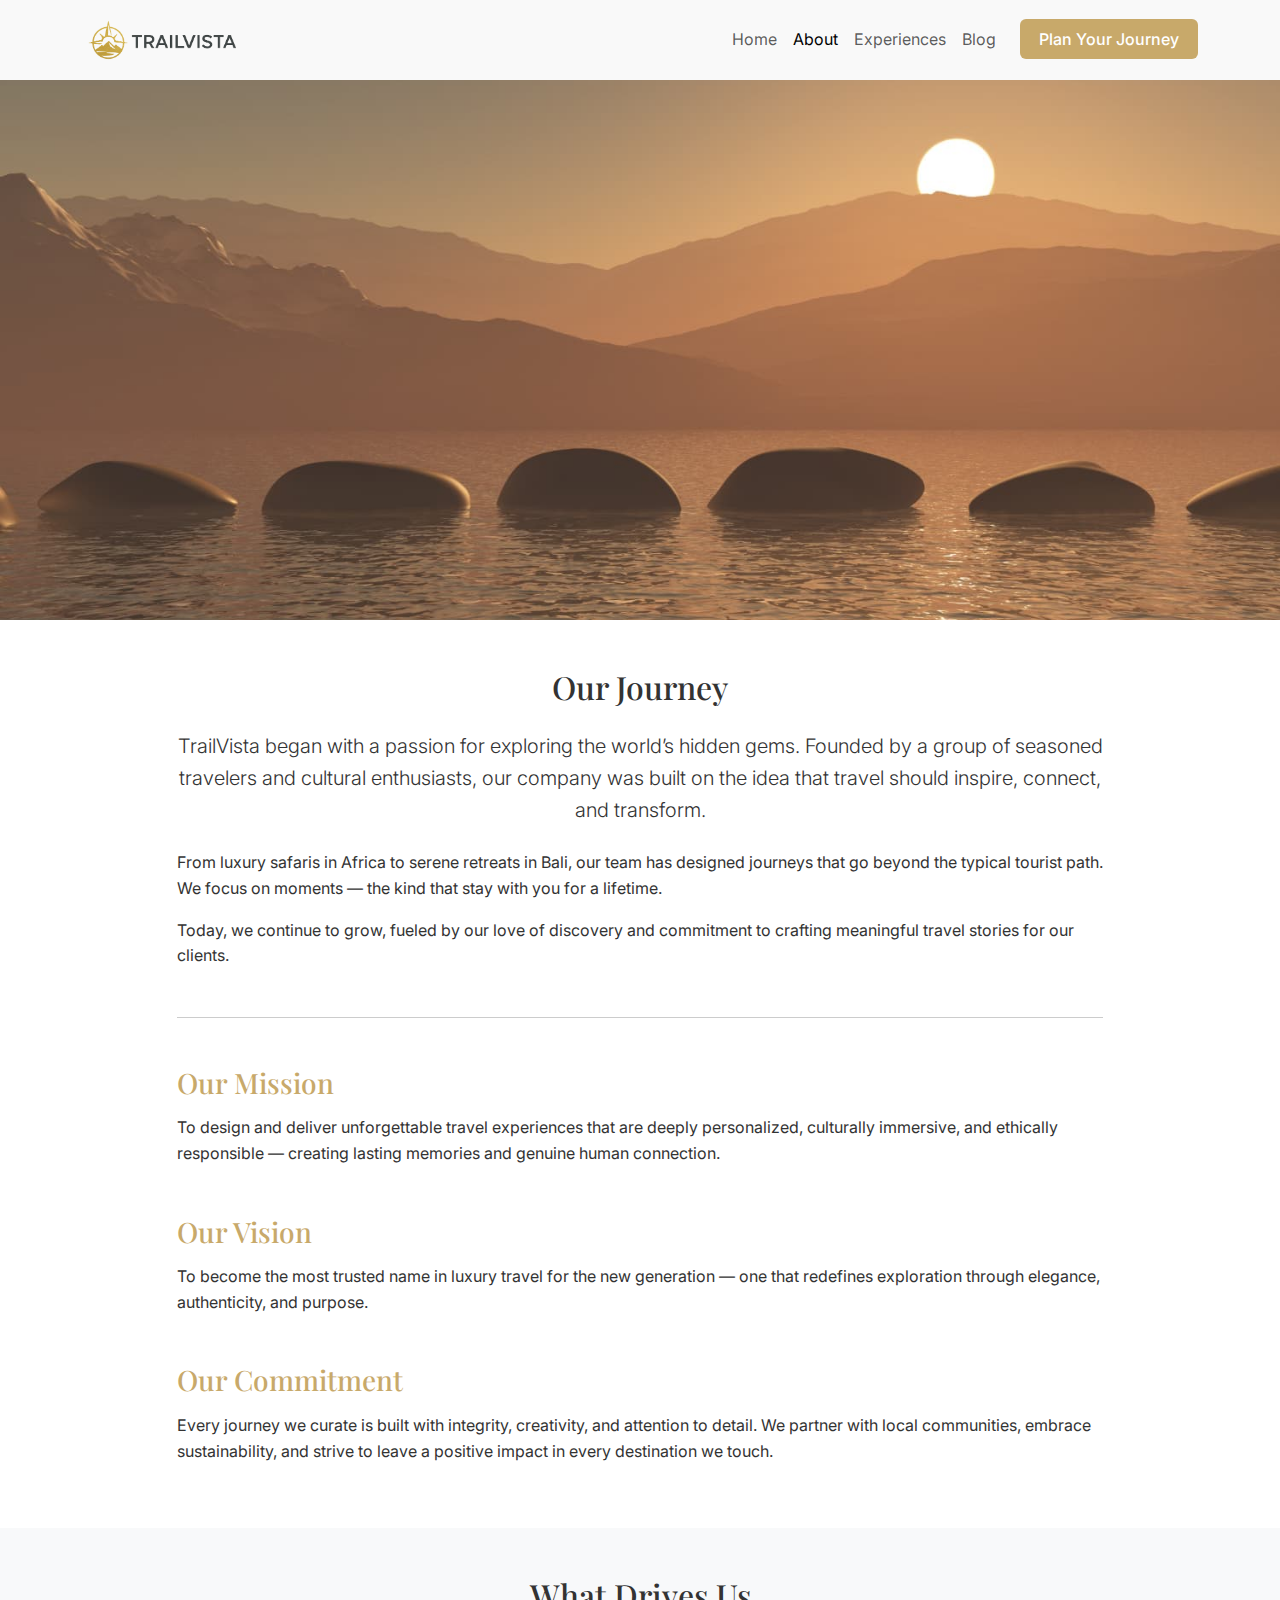
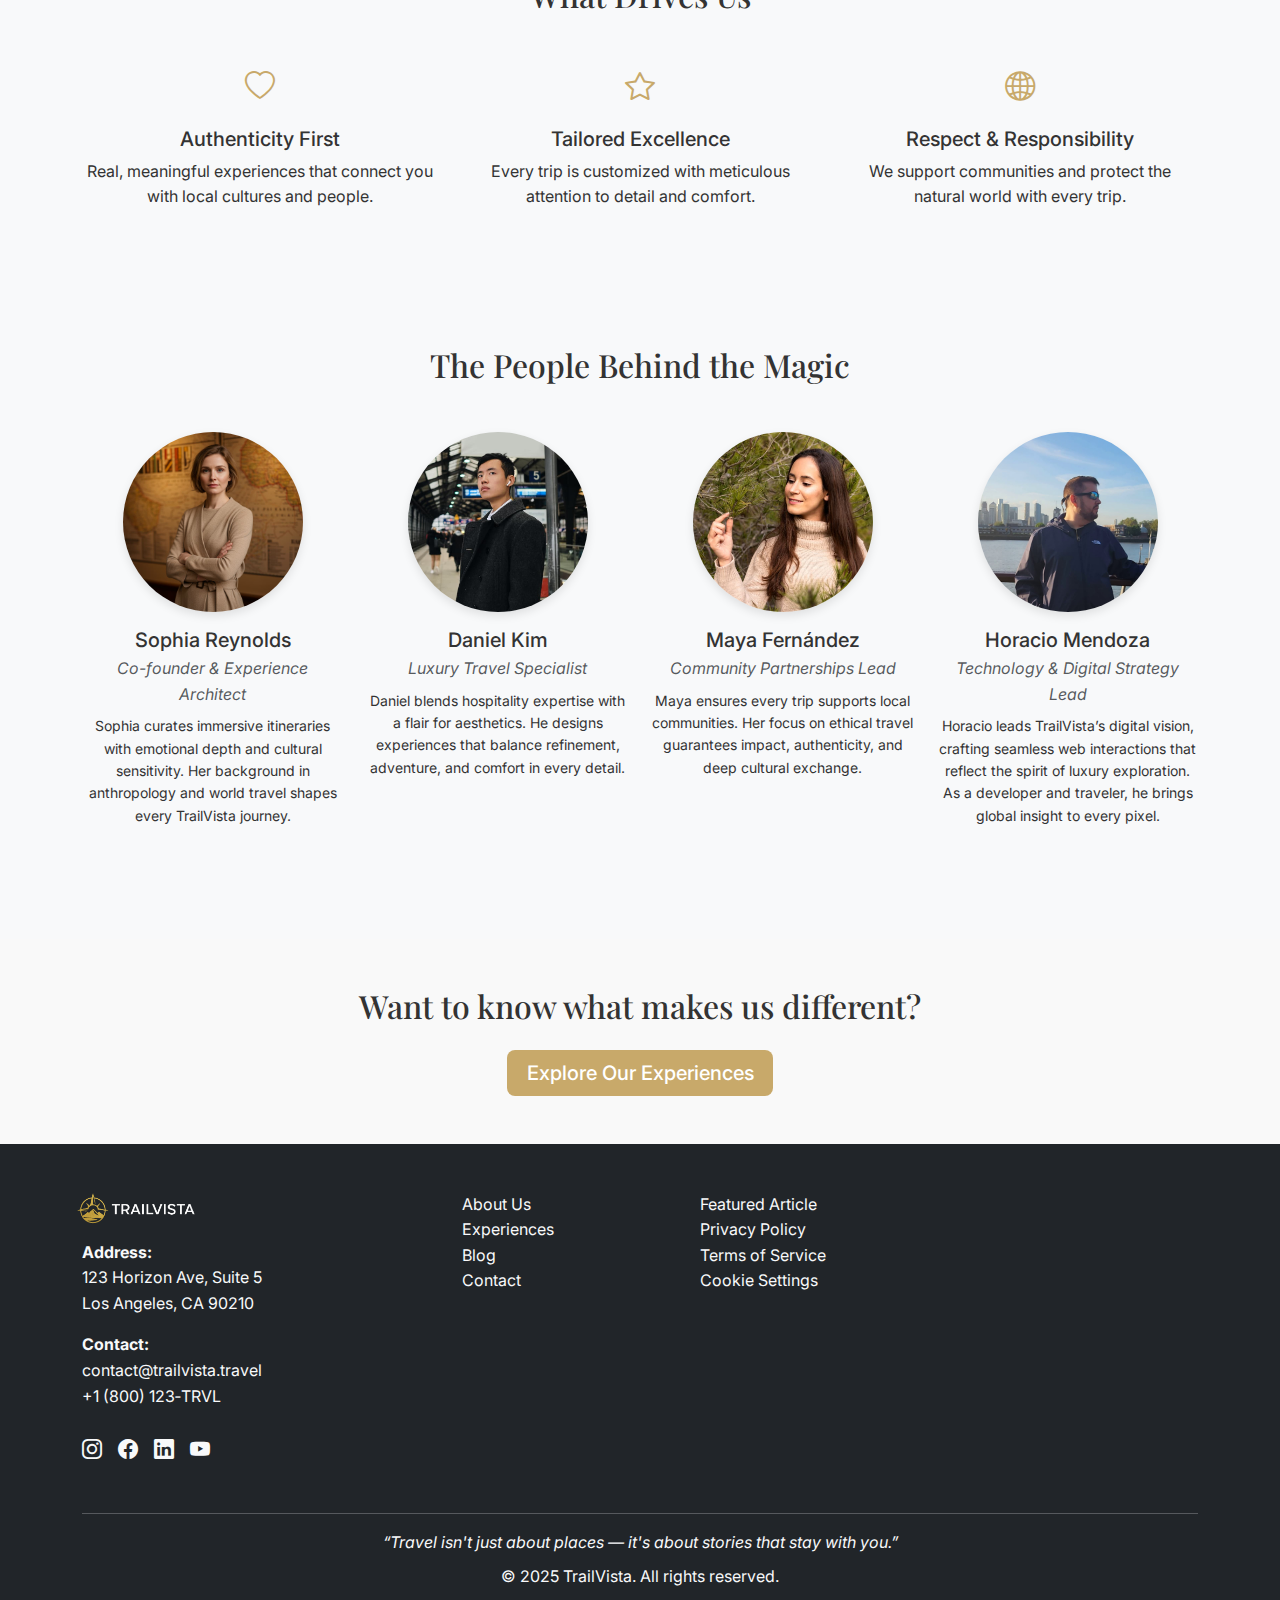
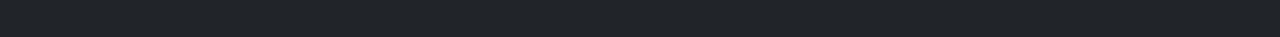
<file: about.html>
<!DOCTYPE html>
<html lang="en">
<head>
  <meta charset="UTF-8" />
  <meta name="viewport" content="width=device-width, initial-scale=1.0" />
  <title>About Us – TrailVista</title>
  <!-- Inclusión del CDN de Bootstrap para estilos rápidos y responsive -->
  <link href="https://cdn.jsdelivr.net/npm/bootstrap@5.3.2/dist/css/bootstrap.min.css" rel="stylesheet" />
  <link href="https://cdn.jsdelivr.net/npm/bootstrap-icons@1.10.5/font/bootstrap-icons.css" rel="stylesheet">
  <!-- Enlace al archivo de estilos personalizado del proyecto -->
  <link rel="stylesheet" href="./css/style.css" />
  <!-- Google Fonts: Inter + Playfair Display -->
  <link href="https://fonts.googleapis.com/css2?family=Inter:wght@400;600&family=Playfair+Display:wght@600&display=swap" rel="stylesheet">
<!-- Favicon universal -->
<link rel="icon" href="favicon.ico" type="image/x-icon">
<!-- Navegadores modernos -->
<link rel="icon" type="image/png" sizes="32x32" href="favicon-32x32.png">
<link rel="icon" type="image/png" sizes="16x16" href="favicon-16x16.png">
</head>
<body>

<!-- NAVBAR -->

<nav class="navbar navbar-expand-lg bg-body-light" data-bs-theme="light">
  <div class="container d-flex align-items-center justify-content-between">
    <a class="navbar-brand" href="index.html">
      <img src="./assets/logo-dark.png" alt="TrailVista Logo" class="logo">
    </a>
    <button class="navbar-toggler" type="button" data-bs-toggle="collapse" data-bs-target="#mainNav">
      <span class="navbar-toggler-icon"></span>
    </button>
    <div class="collapse navbar-collapse justify-content-end" id="mainNav">
      <ul class="navbar-nav">
        <li class="nav-item"><a class="nav-link" href="index.html">Home</a></li>
        <li class="nav-item"><a class="nav-link active" href="about.html">About</a></li>
        <li class="nav-item"><a class="nav-link" href="experiences.html">Experiences</a></li>
        <li class="nav-item"><a class="nav-link" href="blog.html">Blog</a></li>
        <li class="nav-item">
          <a class="btn btn-gold ms-3" href="contact.html">Plan Your Journey</a>
        </li>
      </ul>
    </div>
  </div>
</nav>

  
  

<!-- HERO SECTION -->
<section class="hero-section position-relative" style="background: url('./assets/about/about-hero-banner.jpg') center/cover no-repeat; min-height: 60vh;">
  <div class="container text-white d-flex align-items-center justify-content-center" style="height: 100%;">
    <div class="hero-fade text-center">
      <h1 class="display-4 fw-bold">Who We Are</h1>
      <p class="lead">Crafting unforgettable journeys with purpose and passion.</p>
    </div>
  </div>
</section>

<!-- OUR JOURNEY -->
<section class="py-5 bg-white">
    <div class="container">
      <h2 class="text-center mb-4">Our Journey</h2>
      <div class="row justify-content-center">
        <div class="col-lg-10">
          <p class="lead text-center mb-4">
            TrailVista began with a passion for exploring the world’s hidden gems. Founded by a group of seasoned travelers and cultural enthusiasts, our company was built on the idea that travel should inspire, connect, and transform.
          </p>
          <p>
            From luxury safaris in Africa to serene retreats in Bali, our team has designed journeys that go beyond the typical tourist path. We focus on moments — the kind that stay with you for a lifetime.
          </p>
          <p>
            Today, we continue to grow, fueled by our love of discovery and commitment to crafting meaningful travel stories for our clients.
          </p>
  
          <hr class="my-5">
  
          <h3 class="text-gold mb-3">Our Mission</h3>
          <p>
            To design and deliver unforgettable travel experiences that are deeply personalized, culturally immersive, and ethically responsible — creating lasting memories and genuine human connection.
          </p>
  
          <h3 class="text-gold mt-5 mb-3">Our Vision</h3>
          <p>
            To become the most trusted name in luxury travel for the new generation — one that redefines exploration through elegance, authenticity, and purpose.
          </p>
  
          <h3 class="text-gold mt-5 mb-3">Our Commitment</h3>
          <p>
            Every journey we curate is built with integrity, creativity, and attention to detail. We partner with local communities, embrace sustainability, and strive to leave a positive impact in every destination we touch.
          </p>
        </div>
      </div>
    </div>
  </section>
  
  
   

<!-- WHAT DRIVES US -->
<section class="py-5 bg-light text-center">
  <div class="container">
    <h2 class="mb-5">What Drives Us</h2>
    <div class="row justify-content-center">
      <div class="col-md-4 mb-4">
        <i class="bi bi-heart icon-style text-gold"></i>
        <h5 class="mt-3">Authenticity First</h5>
        <p>Real, meaningful experiences that connect you with local cultures and people.</p>
      </div>
      <div class="col-md-4 mb-4">
        <i class="bi bi-star icon-style text-gold"></i>
        <h5 class="mt-3">Tailored Excellence</h5>
        <p>Every trip is customized with meticulous attention to detail and comfort.</p>
      </div>
      <div class="col-md-4 mb-4">
        <i class="bi bi-globe2 icon-style text-gold"></i>
        <h5 class="mt-3">Respect & Responsibility</h5>
        <p>We support communities and protect the natural world with every trip.</p>
      </div>
    </div>
  </div>
</section>

<!-- MEET THE TEAM -->
<section class="py-5 bg-light">
    <div class="container text-center">
      <h2 class="mb-5">The People Behind the Magic</h2>
      <div class="row">
        
        <!-- SOPHIA -->
        <div class="col-md-6 col-lg-3 mb-5 text-center">
          <img src="./assets/about/team-sophia.jpg" alt="Sophia Reynolds" class="team-img mb-3">
          <h5 class="mb-1">Sophia Reynolds</h5>
          <p class="text-muted mb-2 fst-italic">Co-founder & Experience Architect</p>
          <p class="small">Sophia curates immersive itineraries with emotional depth and cultural sensitivity. Her background in anthropology and world travel shapes every TrailVista journey.</p>
        </div>
  
        <!-- DANIEL -->
        <div class="col-md-6 col-lg-3 mb-5 text-center">
          <img src="./assets/about/team-daniel.jpg" alt="Daniel Kim" class="team-img mb-3">
          <h5 class="mb-1">Daniel Kim</h5>
          <p class="text-muted mb-2 fst-italic">Luxury Travel Specialist</p>
          <p class="small">Daniel blends hospitality expertise with a flair for aesthetics. He designs experiences that balance refinement, adventure, and comfort in every detail.</p>
        </div>
  
        <!-- MAYA -->
        <div class="col-md-6 col-lg-3 mb-5 text-center">
          <img src="./assets/about/team-maya.jpg" alt="Maya Fernández" class="team-img mb-3">
          <h5 class="mb-1">Maya Fernández</h5>
          <p class="text-muted mb-2 fst-italic">Community Partnerships Lead</p>
          <p class="small">Maya ensures every trip supports local communities. Her focus on ethical travel guarantees impact, authenticity, and deep cultural exchange.</p>
        </div>
  
        <!-- HORACIO -->
        <div class="col-md-6 col-lg-3 mb-5 text-center">
          <img src="./assets/about/team-horacio.jpg" alt="Horacio Mendoza" class="team-img mb-3">
          <h5 class="mb-1">Horacio Mendoza</h5>
          <p class="text-muted mb-2 fst-italic">Technology & Digital Strategy Lead</p>
          <p class="small">Horacio leads TrailVista’s digital vision, crafting seamless web interactions that reflect the spirit of luxury exploration. As a developer and traveler, he brings global insight to every pixel.</p>
        </div>
  
      </div>
    </div>
  </section>
  
  

<!-- FINAL CTA -->
<section class="py-5 text-center">
  <div class="container">
    <h2 class="mb-4">Want to know what makes us different?</h2>
    <a href="experiences.html" class="btn btn-gold btn-lg">Explore Our Experiences</a>
  </div>
</section>

<!-- Footer  -->
<footer class="bg-dark text-light pt-5 pb-5">
  <div class="container">
    <div class="row">

      <!-- Columna izquierda: logo, dirección, contacto -->
      <div class="col-md-4 mb-4">
        <div class="d-flex flex-column align-items-start gap-3">
          <img src="./assets/logo-light.png" alt="TrailVista Logo White" class="footer-logo">
          <p class="mb-0"><strong>Address:</strong><br>123 Horizon Ave, Suite 5<br>Los Angeles, CA 90210</p>
          <p class="mb-0"><strong>Contact:</strong><br>
            <a href="mailto:contact@trailvista.travel" class="text-light text-decoration-none">contact@trailvista.travel</a><br>
            <a href="tel:+18001238785" class="text-light text-decoration-none">+1 (800) 123‑TRVL</a>
          </p>
          <div class="d-flex gap-3 mt-2">
            <a href="https://www.instagram.com" target="_blank" class="text-light fs-5"><i class="bi bi-instagram"></i></a>
            <a href="https://www.facebook.com" target="_blank" class="text-light fs-5"><i class="bi bi-facebook"></i></a>
            <a href="https://www.linkedin.com" target="_blank" class="text-light fs-5"><i class="bi bi-linkedin"></i></a>
            <a href="https://www.youtube.com" target="_blank" class="text-light fs-5"><i class="bi bi-youtube"></i></a>
          </div>
        </div>
      </div>

      <!-- Columna central: enlaces internos -->
      <div class="col-md-5 mb-4">
        <div class="row">
          <div class="col-6">
            <ul class="list-unstyled">
              <li><a href="about.html" class="text-light text-decoration-none">About Us</a></li>
              <li><a href="experiences.html" class="text-light text-decoration-none">Experiences</a></li>
              <li><a href="blog.html" class="text-light text-decoration-none">Blog</a></li>
              <li><a href="contact.html" class="text-light text-decoration-none">Contact</a></li>
            </ul>
          </div>
          <div class="col-6">
            <ul class="list-unstyled">
              <li><a href="blog-post.html" class="text-light text-decoration-none">Featured Article</a></li>
              <li><a href="construction.html" class="text-light text-decoration-none">Privacy Policy</a></li>
              <li><a href="construction.html" class="text-light text-decoration-none">Terms of Service</a></li>
              <li><a href="construction.html" class="text-light text-decoration-none">Cookie Settings</a></li>
            </ul>
          </div>
        </div>
      </div>

      <!-- Columna derecha (opcional vacía o futura expansión) -->
      <div class="col-md-3 mb-4"></div>
    </div>
    <hr class="border-light mt-4">
    <p class="text-center text-light fst-italic mb-2">“Travel isn't just about places — it's about stories that stay with you.”</p>
    <p class="text-center text-light mb-0">&copy; 2025 TrailVista. All rights reserved.</p>
  </div>
</footer>
<script src="https://cdn.jsdelivr.net/npm/bootstrap@5.3.2/dist/js/bootstrap.bundle.min.js"></script>
</body>
</html>
</file>
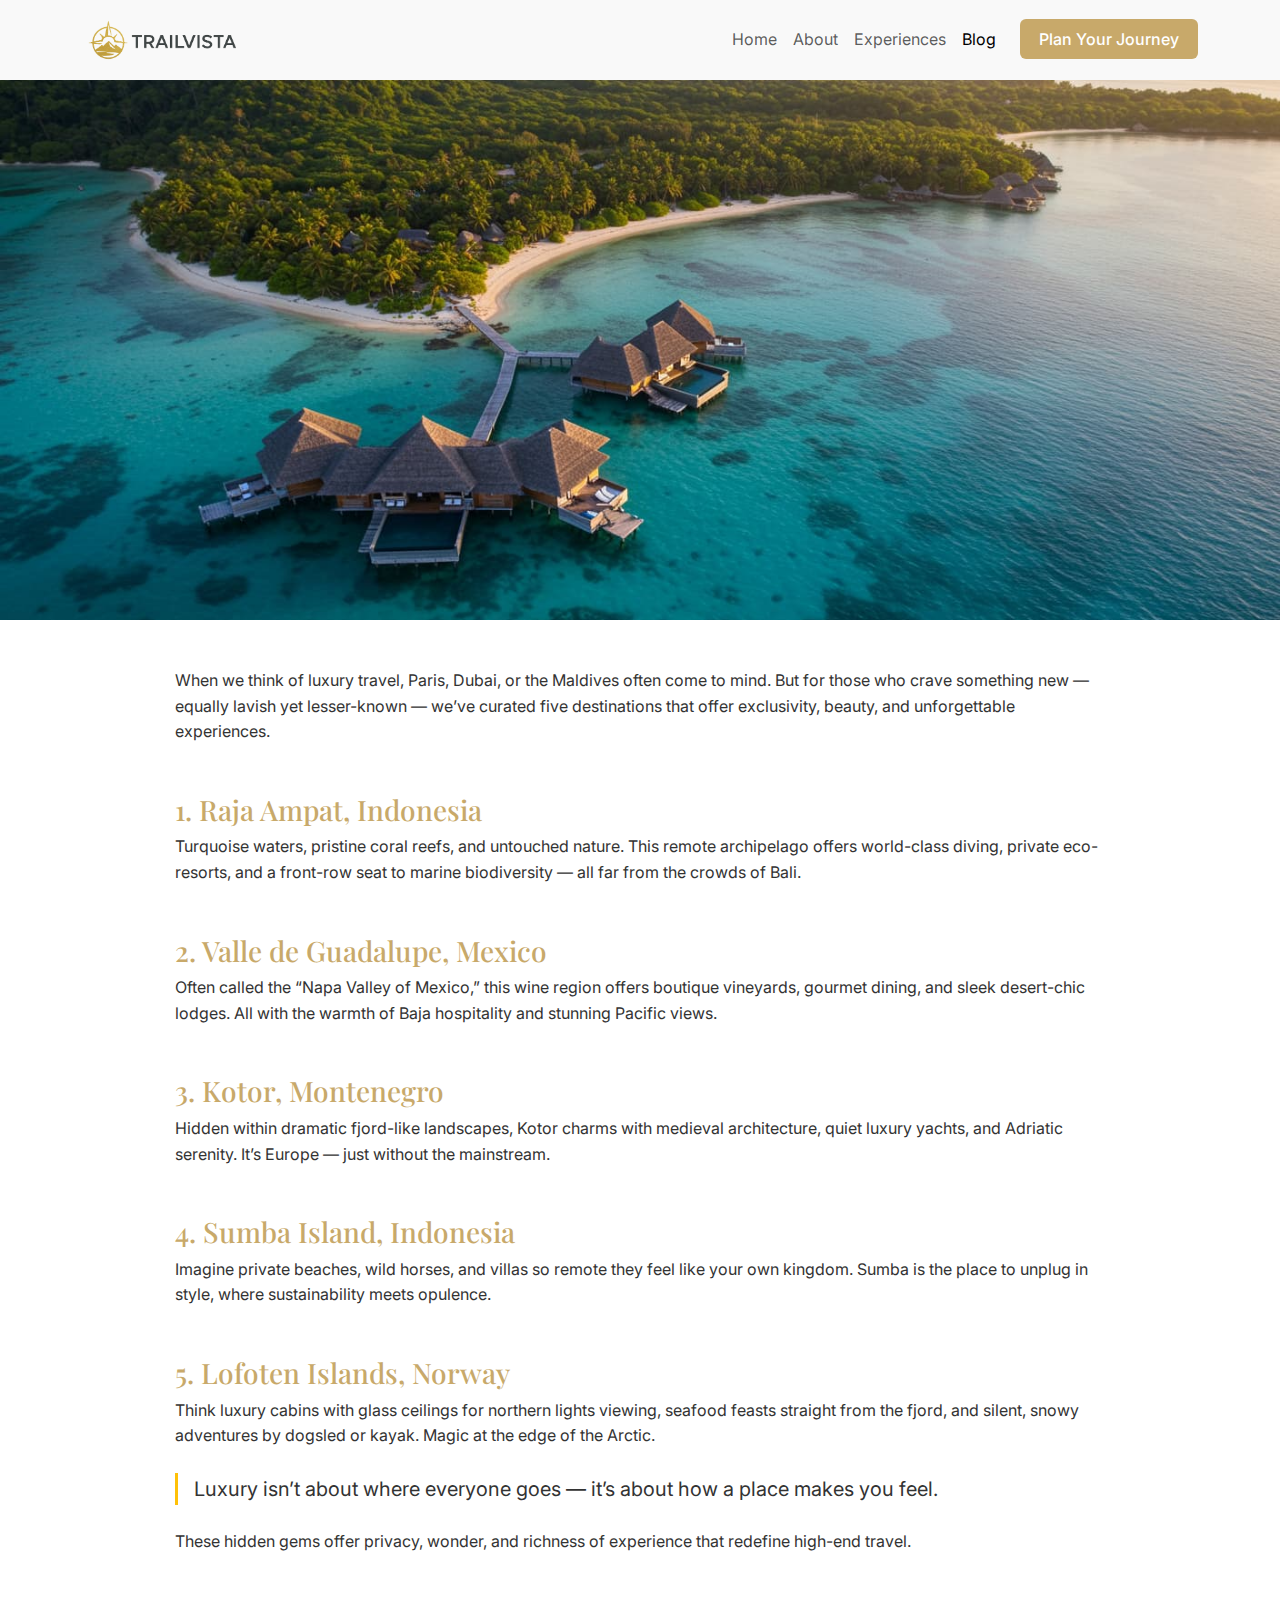
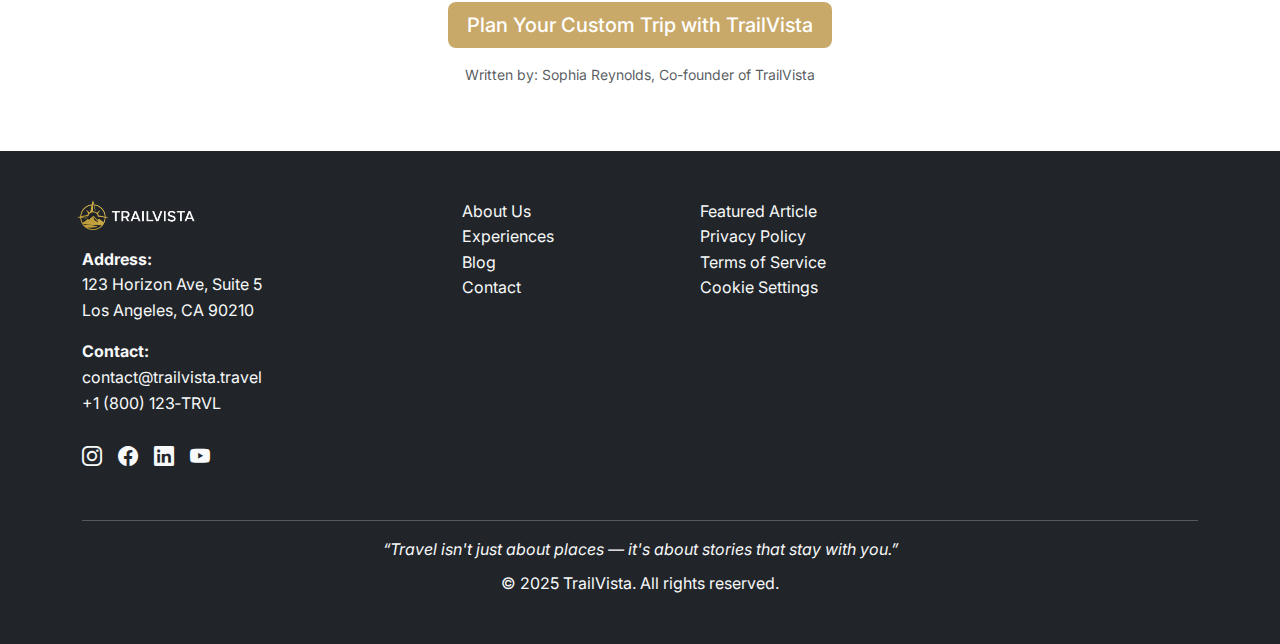
<file: blog-post.html>
<!DOCTYPE html>
<html lang="en">
<head>
  <meta charset="UTF-8" />
  <meta name="viewport" content="width=device-width, initial-scale=1.0" />
  <title>5 Luxury Destinations – TrailVista Journal</title>
 <!-- Inclusión del CDN de Bootstrap para estilos rápidos y responsive -->
 <link href="https://cdn.jsdelivr.net/npm/bootstrap@5.3.2/dist/css/bootstrap.min.css" rel="stylesheet" />
 <link href="https://cdn.jsdelivr.net/npm/bootstrap-icons@1.10.5/font/bootstrap-icons.css" rel="stylesheet">
 <!-- Enlace al archivo de estilos personalizado del proyecto -->
 <link rel="stylesheet" href="./css/style.css" />
 <!-- Google Fonts: Inter + Playfair Display -->
 <link href="https://fonts.googleapis.com/css2?family=Inter:wght@400;600&family=Playfair+Display:wght@600&display=swap" rel="stylesheet">
 <!-- Favicon universal -->
<link rel="icon" href="favicon.ico" type="image/x-icon">
<!-- Navegadores modernos -->
<link rel="icon" type="image/png" sizes="32x32" href="favicon-32x32.png">
<link rel="icon" type="image/png" sizes="16x16" href="favicon-16x16.png">
</head>
<body>

<!-- NAVBAR -->
<nav class="navbar navbar-expand-lg bg-body-light" data-bs-theme="light">
  <div class="container d-flex align-items-center justify-content-between">
    <a class="navbar-brand" href="index.html">
      <img src="./assets/logo-dark.png" alt="TrailVista Logo" class="logo">
    </a>
    <button class="navbar-toggler" type="button" data-bs-toggle="collapse" data-bs-target="#mainNav">
      <span class="navbar-toggler-icon"></span>
    </button>
    <div class="collapse navbar-collapse justify-content-end" id="mainNav">
      <ul class="navbar-nav">
        <li class="nav-item"><a class="nav-link" href="index.html">Home</a></li>
        <li class="nav-item"><a class="nav-link" href="about.html">About</a></li>
        <li class="nav-item"><a class="nav-link" href="experiences.html">Experiences</a></li>
        <li class="nav-item"><a class="nav-link active" href="blog.html">Blog</a></li>
        <li class="nav-item">
          <a class="btn btn-gold ms-3" href="contact.html">Plan Your Journey</a>
        </li>
      </ul>
    </div>
  </div>
</nav>
<!-- HERO SECTION -->
<section class="hero-section position-relative" style="background: url('./assets/blog/luxury-destinations.jpg') center/cover no-repeat; min-height: 60vh;">
  <div class="container text-white d-flex align-items-center justify-content-center" style="height: 100%;">
    <div class="hero-fade text-center">
      <h1 class="display-4 fw-bold">5 Luxury Destinations You Haven’t Heard Of</h1>
      <p class="lead">Step off the beaten path and into extraordinary elegance.

      </p>
    </div>
  </div>
</section>


<!-- CONTENT -->
<section class="py-5 bg-white">
  <div class="container">
    <div class="col-lg-10 mx-auto">

      <p>When we think of luxury travel, Paris, Dubai, or the Maldives often come to mind. But for those who crave something new — equally lavish yet lesser-known — we’ve curated five destinations that offer exclusivity, beauty, and unforgettable experiences.</p>

      <h3 class="mt-5 text-gold">1. Raja Ampat, Indonesia</h3>
      <p>Turquoise waters, pristine coral reefs, and untouched nature. This remote archipelago offers world-class diving, private eco-resorts, and a front-row seat to marine biodiversity — all far from the crowds of Bali.</p>

      <h3 class="mt-5 text-gold">2. Valle de Guadalupe, Mexico</h3>
      <p>Often called the “Napa Valley of Mexico,” this wine region offers boutique vineyards, gourmet dining, and sleek desert-chic lodges. All with the warmth of Baja hospitality and stunning Pacific views.</p>

      <h3 class="mt-5 text-gold">3. Kotor, Montenegro</h3>
      <p>Hidden within dramatic fjord-like landscapes, Kotor charms with medieval architecture, quiet luxury yachts, and Adriatic serenity. It’s Europe — just without the mainstream.</p>

      <h3 class="mt-5 text-gold">4. Sumba Island, Indonesia</h3>
      <p>Imagine private beaches, wild horses, and villas so remote they feel like your own kingdom. Sumba is the place to unplug in style, where sustainability meets opulence.</p>

      <h3 class="mt-5 text-gold">5. Lofoten Islands, Norway</h3>
      <p>Think luxury cabins with glass ceilings for northern lights viewing, seafood feasts straight from the fjord, and silent, snowy adventures by dogsled or kayak. Magic at the edge of the Arctic.</p>

      <blockquote class="blockquote my-4 ps-3 border-start border-3 border-warning">
        <p class="mb-0">Luxury isn’t about where everyone goes — it’s about how a place makes you feel.</p>
      </blockquote>

      <p>These hidden gems offer privacy, wonder, and richness of experience that redefine high-end travel.</p>

      <div class="text-center mt-5">
        <a href="contact.html" class="btn btn-gold btn-lg">Plan Your Custom Trip with TrailVista</a>
        <p class="mt-3 text-muted small">Written by: Sophia Reynolds, Co-founder of TrailVista</p>
      </div>

    </div>
  </div>
</section>

<!-- Footer  -->
<footer class="bg-dark text-light pt-5 pb-5">
  <div class="container">
    <div class="row">

      <!-- Columna izquierda: logo, dirección, contacto -->
      <div class="col-md-4 mb-4">
        <div class="d-flex flex-column align-items-start gap-3">
          <img src="./assets/logo-light.png" alt="TrailVista Logo White" class="footer-logo">
          <p class="mb-0"><strong>Address:</strong><br>123 Horizon Ave, Suite 5<br>Los Angeles, CA 90210</p>
          <p class="mb-0"><strong>Contact:</strong><br>
            <a href="mailto:contact@trailvista.travel" class="text-light text-decoration-none">contact@trailvista.travel</a><br>
            <a href="tel:+18001238785" class="text-light text-decoration-none">+1 (800) 123‑TRVL</a>
          </p>
          <div class="d-flex gap-3 mt-2">
            <a href="https://www.instagram.com" target="_blank" class="text-light fs-5"><i class="bi bi-instagram"></i></a>
            <a href="https://www.facebook.com" target="_blank" class="text-light fs-5"><i class="bi bi-facebook"></i></a>
            <a href="https://www.linkedin.com" target="_blank" class="text-light fs-5"><i class="bi bi-linkedin"></i></a>
            <a href="https://www.youtube.com" target="_blank" class="text-light fs-5"><i class="bi bi-youtube"></i></a>
          </div>
        </div>
      </div>

      <!-- Columna central: enlaces internos -->
      <div class="col-md-5 mb-4">
        <div class="row">
          <div class="col-6">
            <ul class="list-unstyled">
              <li><a href="about.html" class="text-light text-decoration-none">About Us</a></li>
              <li><a href="experiences.html" class="text-light text-decoration-none">Experiences</a></li>
              <li><a href="blog.html" class="text-light text-decoration-none">Blog</a></li>
              <li><a href="contact.html" class="text-light text-decoration-none">Contact</a></li>
            </ul>
          </div>
          <div class="col-6">
            <ul class="list-unstyled">
              <li><a href="blog-post.html" class="text-light text-decoration-none">Featured Article</a></li>
              <li><a href="construction.html" class="text-light text-decoration-none">Privacy Policy</a></li>
              <li><a href="construction.html" class="text-light text-decoration-none">Terms of Service</a></li>
              <li><a href="construction.html" class="text-light text-decoration-none">Cookie Settings</a></li>
            </ul>
          </div>
        </div>
      </div>

      <!-- Columna derecha (opcional vacía o futura expansión) -->
      <div class="col-md-3 mb-4"></div>
    </div>
    <hr class="border-light mt-4">
    <p class="text-center text-light fst-italic mb-2">“Travel isn't just about places — it's about stories that stay with you.”</p>
    <p class="text-center text-light mb-0">&copy; 2025 TrailVista. All rights reserved.</p>
  </div>
</footer>
<script src="https://cdn.jsdelivr.net/npm/bootstrap@5.3.2/dist/js/bootstrap.bundle.min.js"></script>
</body>
</html>
</file>
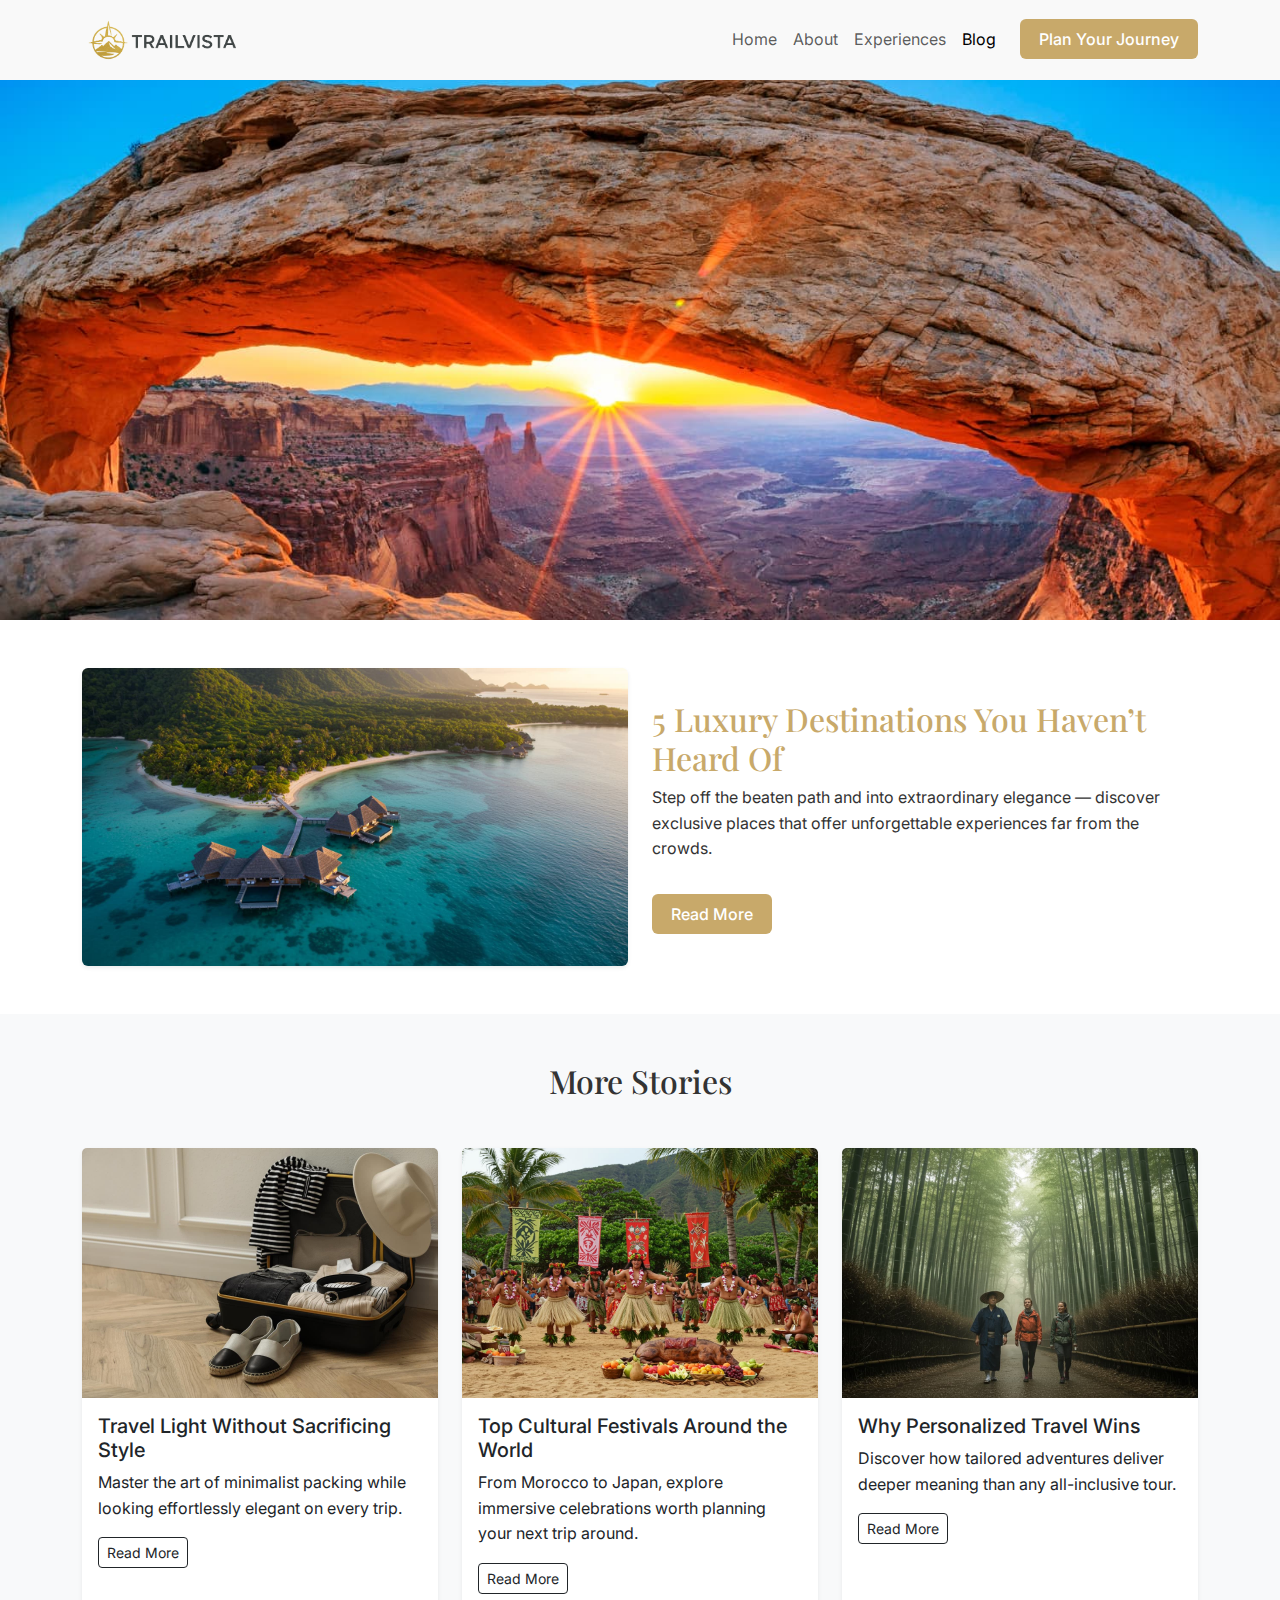
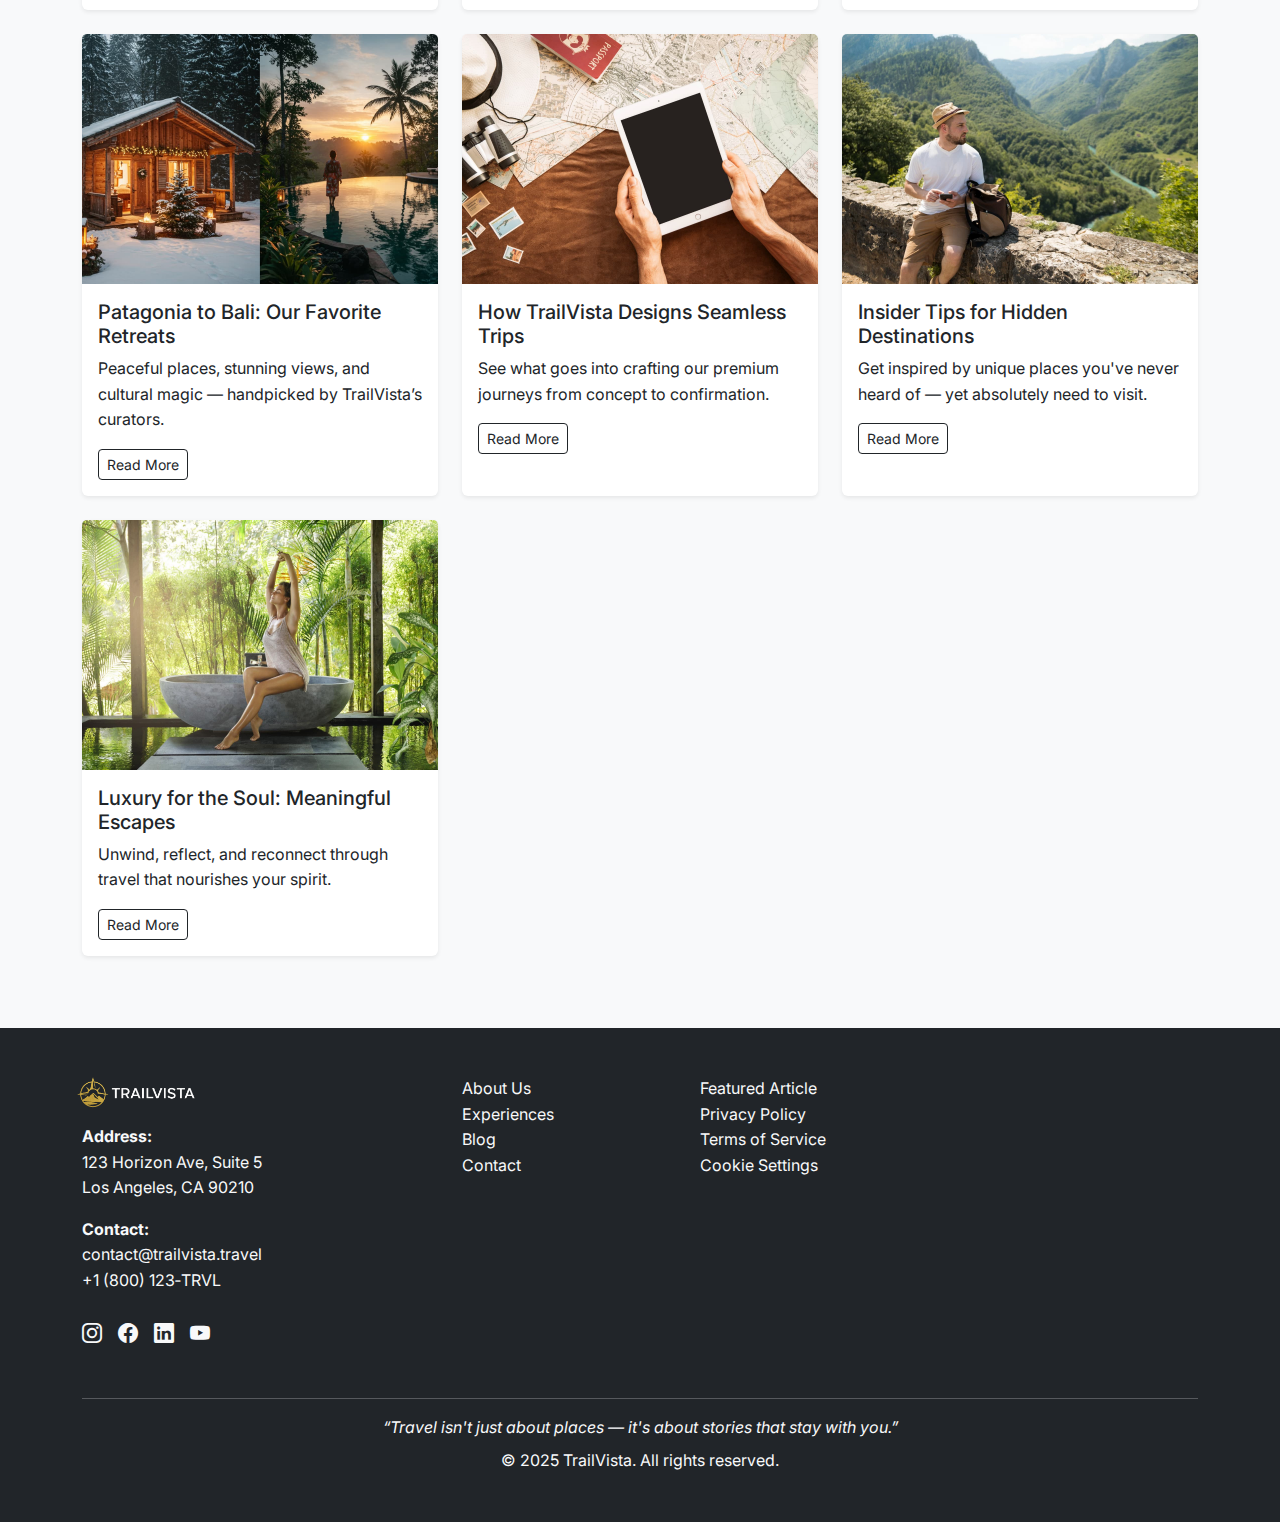
<file: blog.html>
<!DOCTYPE html>

<html lang="en">
<head>
<meta charset="utf-8"/>
<meta content="width=device-width, initial-scale=1.0" name="viewport"/>
<title>Blog – TrailVista Journal</title>
<!-- Inclusión del CDN de Bootstrap para estilos rápidos y responsive -->
<link href="https://cdn.jsdelivr.net/npm/bootstrap@5.3.2/dist/css/bootstrap.min.css" rel="stylesheet"/>
<link href="https://cdn.jsdelivr.net/npm/bootstrap-icons@1.10.5/font/bootstrap-icons.css" rel="stylesheet"/>
<!-- Enlace al archivo de estilos personalizado del proyecto -->
<link href="./css/style.css" rel="stylesheet">
<!-- Google Fonts: Inter + Playfair Display -->
<link href="https://fonts.googleapis.com/css2?family=Inter:wght@400;600&amp;family=Playfair+Display:wght@600&amp;display=swap" rel="stylesheet"/>
<!-- Favicon universal -->
<link rel="icon" href="favicon.ico" type="image/x-icon">
<!-- Navegadores modernos -->
<link rel="icon" type="image/png" sizes="32x32" href="favicon-32x32.png">
<link rel="icon" type="image/png" sizes="16x16" href="favicon-16x16.png">
</link></head>
<body>
<!-- NAVBAR -->
<nav class="navbar navbar-expand-lg bg-body-light" data-bs-theme="light">
    <div class="container d-flex align-items-center justify-content-between">
      <a class="navbar-brand" href="index.html">
        <img src="./assets/logo-dark.png" alt="TrailVista Logo" class="logo">
      </a>
      <button class="navbar-toggler" type="button" data-bs-toggle="collapse" data-bs-target="#mainNav">
        <span class="navbar-toggler-icon"></span>
      </button>
      <div class="collapse navbar-collapse justify-content-end" id="mainNav">
        <ul class="navbar-nav">
          <li class="nav-item"><a class="nav-link" href="index.html">Home</a></li>
          <li class="nav-item"><a class="nav-link" href="about.html">About</a></li>
          <li class="nav-item"><a class="nav-link" href="experiences.html">Experiences</a></li>
          <li class="nav-item"><a class="nav-link active" href="blog.html">Blog</a></li>
          <li class="nav-item">
            <a class="btn btn-gold ms-3" href="contact.html">Plan Your Journey</a>
          </li>
        </ul>
      </div>
    </div>
  </nav>
<!-- HERO SECTION -->
<section class="hero-section position-relative" style="background: url('./assets/blog/blog-hero-banner.jpg') center/cover no-repeat; min-height: 60vh;">
<div class="container text-white d-flex align-items-center justify-content-center" style="height: 100%;">
<div class="hero-fade text-center">
<h1 class="display-4 fw-bold">TrailVista Journal</h1>
<p class="lead">Stories, tips, and reflections from the world of luxury travel.</p>
</div>
</div>
</section>
<!-- FEATURED ARTICLE -->
<section class="py-5 bg-white">
<div class="container">
<div class="row align-items-center">
<div class="col-md-6 mb-4 mb-md-0">
<img alt="5 Luxury Destinations" class="img-fluid rounded shadow-sm" src="./assets/blog/luxury-destinations.jpg"/>
</div>
<div class="col-md-6">
<h2 class="text-gold">5 Luxury Destinations You Haven’t Heard Of</h2>
<p>Step off the beaten path and into extraordinary elegance — discover exclusive places that offer unforgettable experiences far from the crowds.</p>
<a class="btn btn-gold mt-3" href="blog-post.html?id=1">Read More</a>
</div>
</div>
</div>
</section>
<!-- BLOG GRID -->
<section class="py-5 bg-light">
<div class="container">
<h2 class="text-center mb-5">More Stories</h2>
<div class="row">
<!-- Card 1 -->
<div class="col-md-4 mb-4">
<div class="card h-100 shadow-sm border-0">
<img alt="Travel Light" class="card-img-top" src="./assets/blog/travel-light.jpg"/>
<div class="card-body">
<h5 class="card-title">Travel Light Without Sacrificing Style</h5>
<p class="card-text">Master the art of minimalist packing while looking effortlessly elegant on every trip.</p>
<a class="btn btn-sm btn-outline-dark" href="blog-post.html?id=2">Read More</a>
</div>
</div>
</div>
<!-- Card 2 -->
<div class="col-md-4 mb-4">
<div class="card h-100 shadow-sm border-0">
<img alt="Cultural Festivals" class="card-img-top" src="./assets/blog/cultural-festival.jpg"/>
<div class="card-body">
<h5 class="card-title">Top Cultural Festivals Around the World</h5>
<p class="card-text">From Morocco to Japan, explore immersive celebrations worth planning your next trip around.</p>
<a class="btn btn-sm btn-outline-dark" href="blog-post.html?id=3">Read More</a>
</div>
</div>
</div>
<!-- Card 3 -->
<div class="col-md-4 mb-4">
<div class="card h-100 shadow-sm border-0">
<img alt="Personalized Travel" class="card-img-top" src="./assets/blog/personalized-travel.jpg"/>
<div class="card-body">
<h5 class="card-title">Why Personalized Travel Wins</h5>
<p class="card-text">Discover how tailored adventures deliver deeper meaning than any all-inclusive tour.</p>
<a class="btn btn-sm btn-outline-dark" href="blog-post.html?id=4">Read More</a>
</div>
</div>
</div>
<!-- Card 4 -->
<div class="col-md-4 mb-4">
<div class="card h-100 shadow-sm border-0">
<img alt="Retreats" class="card-img-top" src="./assets/blog/bali-patagonia-retreats.jpg"/>
<div class="card-body">
<h5 class="card-title">Patagonia to Bali: Our Favorite Retreats</h5>
<p class="card-text">Peaceful places, stunning views, and cultural magic — handpicked by TrailVista’s curators.</p>
<a class="btn btn-sm btn-outline-dark" href="blog-post.html?id=5">Read More</a>
</div>
</div>
</div>
<!-- Card 5 -->
<div class="col-md-4 mb-4">
<div class="card h-100 shadow-sm border-0">
<img alt="Luxury Trip Planning" class="card-img-top" src="./assets/blog/trip-planning.jpg"/>
<div class="card-body">
<h5 class="card-title">How TrailVista Designs Seamless Trips</h5>
<p class="card-text">See what goes into crafting our premium journeys from concept to confirmation.</p>
<a class="btn btn-sm btn-outline-dark" href="blog-post.html?id=6">Read More</a>
</div>
</div>
</div>
<!-- Card 6 -->
<div class="col-md-4 mb-4">
<div class="card h-100 shadow-sm border-0">
<img alt="Unique Tips" class="card-img-top" src="./assets/blog/unique-destination-tips.jpg"/>
<div class="card-body">
<h5 class="card-title">Insider Tips for Hidden Destinations</h5>
<p class="card-text">Get inspired by unique places you've never heard of — yet absolutely need to visit.</p>
<a class="btn btn-sm btn-outline-dark" href="blog-post.html?id=7">Read More</a>
</div>
</div>
</div>
<!-- Card 7 -->
<div class="col-md-4 mb-4">
<div class="card h-100 shadow-sm border-0">
<img alt="Meaningful Getaways" class="card-img-top" src="./assets/blog/soulful-getaway.jpg"/>
<div class="card-body">
<h5 class="card-title">Luxury for the Soul: Meaningful Escapes</h5>
<p class="card-text">Unwind, reflect, and reconnect through travel that nourishes your spirit.</p>
<a class="btn btn-sm btn-outline-dark" href="blog-post.html?id=8">Read More</a>
</div>
</div>
</div>
</div>
</div>
</section>
<!-- Footer  -->
<footer class="bg-dark text-light pt-5 pb-5">
  <div class="container">
    <div class="row">

      <!-- Columna izquierda: logo, dirección, contacto -->
      <div class="col-md-4 mb-4">
        <div class="d-flex flex-column align-items-start gap-3">
          <img src="./assets/logo-light.png" alt="TrailVista Logo White" class="footer-logo">
          <p class="mb-0"><strong>Address:</strong><br>123 Horizon Ave, Suite 5<br>Los Angeles, CA 90210</p>
          <p class="mb-0"><strong>Contact:</strong><br>
            <a href="mailto:contact@trailvista.travel" class="text-light text-decoration-none">contact@trailvista.travel</a><br>
            <a href="tel:+18001238785" class="text-light text-decoration-none">+1 (800) 123‑TRVL</a>
          </p>
          <div class="d-flex gap-3 mt-2">
            <a href="https://www.instagram.com" target="_blank" class="text-light fs-5"><i class="bi bi-instagram"></i></a>
            <a href="https://www.facebook.com" target="_blank" class="text-light fs-5"><i class="bi bi-facebook"></i></a>
            <a href="https://www.linkedin.com" target="_blank" class="text-light fs-5"><i class="bi bi-linkedin"></i></a>
            <a href="https://www.youtube.com" target="_blank" class="text-light fs-5"><i class="bi bi-youtube"></i></a>
          </div>
        </div>
      </div>

      <!-- Columna central: enlaces internos -->
      <div class="col-md-5 mb-4">
        <div class="row">
          <div class="col-6">
            <ul class="list-unstyled">
              <li><a href="about.html" class="text-light text-decoration-none">About Us</a></li>
              <li><a href="experiences.html" class="text-light text-decoration-none">Experiences</a></li>
              <li><a href="blog.html" class="text-light text-decoration-none">Blog</a></li>
              <li><a href="contact.html" class="text-light text-decoration-none">Contact</a></li>
            </ul>
          </div>
          <div class="col-6">
            <ul class="list-unstyled">
              <li><a href="blog-post.html" class="text-light text-decoration-none">Featured Article</a></li>
              <li><a href="construction.html" class="text-light text-decoration-none">Privacy Policy</a></li>
              <li><a href="construction.html" class="text-light text-decoration-none">Terms of Service</a></li>
              <li><a href="construction.html" class="text-light text-decoration-none">Cookie Settings</a></li>
            </ul>
          </div>
        </div>
      </div>

      <!-- Columna derecha (opcional vacía o futura expansión) -->
      <div class="col-md-3 mb-4"></div>
    </div>
    <hr class="border-light mt-4">
    <p class="text-center text-light fst-italic mb-2">“Travel isn't just about places — it's about stories that stay with you.”</p>
    <p class="text-center text-light mb-0">&copy; 2025 TrailVista. All rights reserved.</p>
  </div>
</footer>
<script src="https://cdn.jsdelivr.net/npm/bootstrap@5.3.2/dist/js/bootstrap.bundle.min.js"></script>
</body>
</html>
</file>
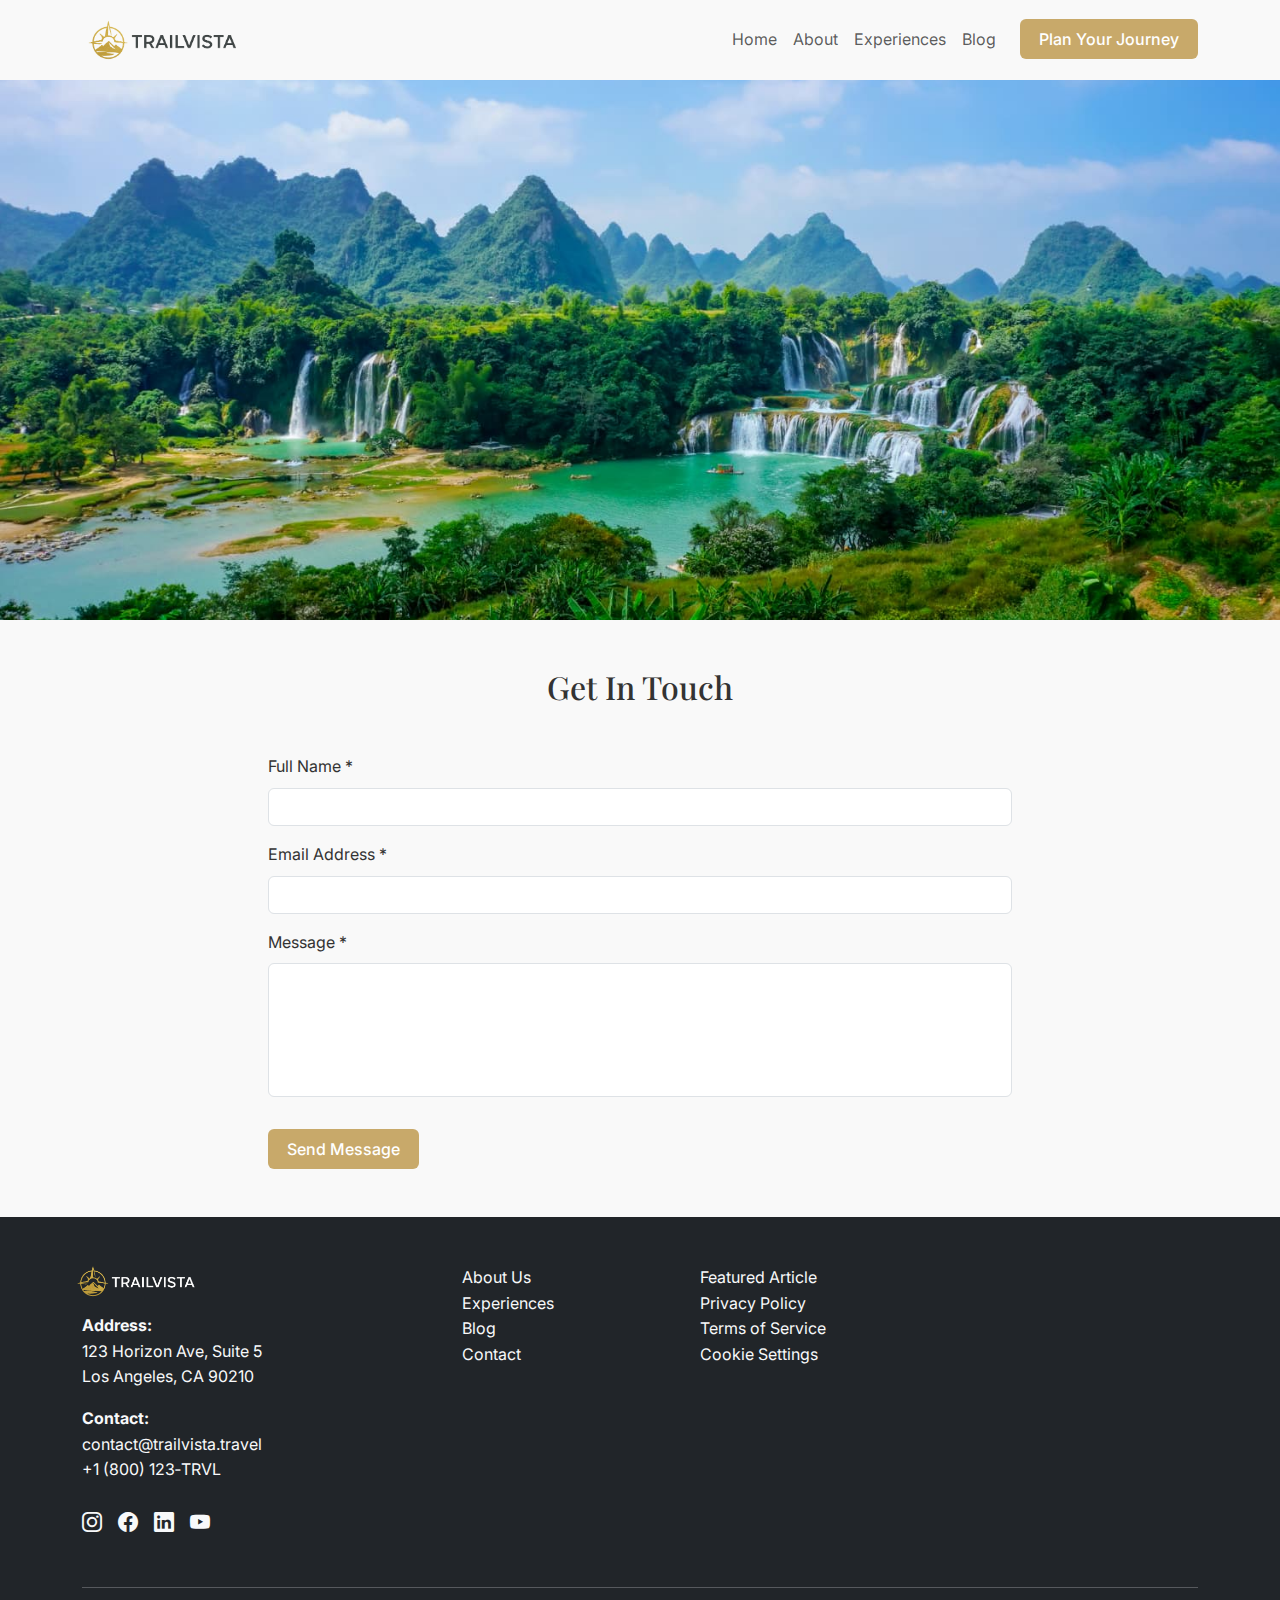
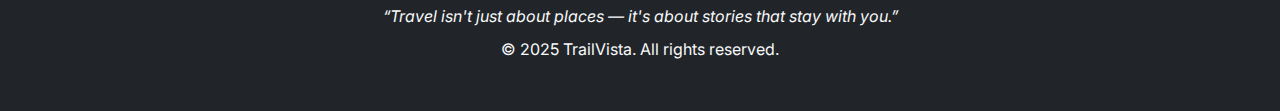
<file: contact.html>
<!DOCTYPE html>
<html lang="en">
<head>
  <meta charset="UTF-8" />
  <meta name="viewport" content="width=device-width, initial-scale=1.0" />
  <title>Contact Us – TrailVista</title>
  <link href="https://cdn.jsdelivr.net/npm/bootstrap@5.3.2/dist/css/bootstrap.min.css" rel="stylesheet" />
  <link href="https://cdn.jsdelivr.net/npm/bootstrap-icons@1.10.5/font/bootstrap-icons.css" rel="stylesheet" />
  <link rel="stylesheet" href="./css/style.css" />
  <!-- Google Fonts -->
<link href="https://fonts.googleapis.com/css2?family=Inter:wght@400;600&family=Playfair+Display:wght@600&display=swap" rel="stylesheet">
<!-- Favicon universal -->
<link rel="icon" href="favicon.ico" type="image/x-icon">
<!-- Navegadores modernos -->
<link rel="icon" type="image/png" sizes="32x32" href="favicon-32x32.png">
<link rel="icon" type="image/png" sizes="16x16" href="favicon-16x16.png">

</head>
<body>

<!-- NAVBAR -->

<nav class="navbar navbar-expand-lg bg-body-light" data-bs-theme="light">
  <div class="container d-flex align-items-center justify-content-between">
    <a class="navbar-brand" href="index.html">
      <img src="./assets/logo-dark.png" alt="TrailVista Logo" class="logo">
    </a>
    <button class="navbar-toggler" type="button" data-bs-toggle="collapse" data-bs-target="#mainNav">
      <span class="navbar-toggler-icon"></span>
    </button>
    <div class="collapse navbar-collapse justify-content-end" id="mainNav">
      <ul class="navbar-nav">
        <li class="nav-item"><a class="nav-link" href="index.html">Home</a></li>
        <li class="nav-item"><a class="nav-link" href="about.html">About</a></li>
        <li class="nav-item"><a class="nav-link" href="experiences.html">Experiences</a></li>
        <li class="nav-item"><a class="nav-link" href="blog.html">Blog</a></li>
        <li class="nav-item">
          <a class="btn btn-gold ms-3" href="contact.html">Plan Your Journey</a>
        </li>
      </ul>
    </div>
  </div>
</nav>



<!-- HERO SECTION -->
<section class="hero-section position-relative" style="background: url('./assets/contact/contact-hero-banner.jpg') center/cover no-repeat; min-height: 60vh;">
  <div class="container text-white d-flex align-items-center justify-content-center" style="height: 100%;">
    <div class="hero-fade text-center">
      <h1 class="display-4 fw-bold">Let’s Start Planning</h1>
      <p class="lead">Have questions? Ready to design your next unforgettable journey? We’d love to hear from you.</p>
    </div>
  </div>
</section>


<!-- FORMULARIO DE CONTACTO -->
<section class="py-5">
  <div class="container">
    <h2 class="text-center mb-5">Get In Touch</h2>
    <form id="contactForm" class="col-lg-8 mx-auto">
      <div class="mb-3">
        <label for="fullName" class="form-label">Full Name *</label>
        <input type="text" class="form-control" id="fullName" required>
      </div>
      <div class="mb-3">
        <label for="emailAddress" class="form-label">Email Address *</label>
        <input type="email" class="form-control" id="emailAddress" required>
      </div>
      <div class="mb-3">
        <label for="message" class="form-label">Message *</label>
        <textarea class="form-control" id="message" rows="5" required></textarea>
      </div>
      <button type="submit" class="btn btn-gold mt-3">Send Message</button>
      <p id="formResponse" class="mt-3 text-success fw-semibold" style="display: none;">Message sent successfully! We'll get back to you soon.</p>
    </form>
  </div>
</section>

<!-- Footer  -->
<footer class="bg-dark text-light pt-5 pb-5">
  <div class="container">
    <div class="row">

      <!-- Columna izquierda: logo, dirección, contacto -->
      <div class="col-md-4 mb-4">
        <div class="d-flex flex-column align-items-start gap-3">
          <img src="./assets/logo-light.png" alt="TrailVista Logo White" class="footer-logo">
          <p class="mb-0"><strong>Address:</strong><br>123 Horizon Ave, Suite 5<br>Los Angeles, CA 90210</p>
          <p class="mb-0"><strong>Contact:</strong><br>
            <a href="mailto:contact@trailvista.travel" class="text-light text-decoration-none">contact@trailvista.travel</a><br>
            <a href="tel:+18001238785" class="text-light text-decoration-none">+1 (800) 123‑TRVL</a>
          </p>
          <div class="d-flex gap-3 mt-2">
            <a href="https://www.instagram.com" target="_blank" class="text-light fs-5"><i class="bi bi-instagram"></i></a>
            <a href="https://www.facebook.com" target="_blank" class="text-light fs-5"><i class="bi bi-facebook"></i></a>
            <a href="https://www.linkedin.com" target="_blank" class="text-light fs-5"><i class="bi bi-linkedin"></i></a>
            <a href="https://www.youtube.com" target="_blank" class="text-light fs-5"><i class="bi bi-youtube"></i></a>
          </div>
        </div>
      </div>

      <!-- Columna central: enlaces internos -->
      <div class="col-md-5 mb-4">
        <div class="row">
          <div class="col-6">
            <ul class="list-unstyled">
              <li><a href="about.html" class="text-light text-decoration-none">About Us</a></li>
              <li><a href="experiences.html" class="text-light text-decoration-none">Experiences</a></li>
              <li><a href="blog.html" class="text-light text-decoration-none">Blog</a></li>
              <li><a href="contact.html" class="text-light text-decoration-none">Contact</a></li>
            </ul>
          </div>
          <div class="col-6">
            <ul class="list-unstyled">
              <li><a href="blog-post.html" class="text-light text-decoration-none">Featured Article</a></li>
              <li><a href="construction.html" class="text-light text-decoration-none">Privacy Policy</a></li>
              <li><a href="construction.html" class="text-light text-decoration-none">Terms of Service</a></li>
              <li><a href="construction.html" class="text-light text-decoration-none">Cookie Settings</a></li>
            </ul>
          </div>
        </div>
      </div>

      <!-- Columna derecha (opcional vacía o futura expansión) -->
      <div class="col-md-3 mb-4"></div>
    </div>
    <hr class="border-light mt-4">
    <p class="text-center text-light fst-italic mb-2">“Travel isn't just about places — it's about stories that stay with you.”</p>
    <p class="text-center text-light mb-0">&copy; 2025 TrailVista. All rights reserved.</p>
  </div>
</footer>
<!-- Modal de Confirmación -->
<div class="modal fade" id="successModal" tabindex="-1" aria-labelledby="successModalLabel" aria-hidden="true">
  <div class="modal-dialog">
    <div class="modal-content">
      <div class="modal-header">
        <h5 class="modal-title" id="successModalLabel">Message Sent</h5>
        <button type="button" class="btn-close" data-bs-dismiss="modal" aria-label="Close"></button>
      </div>
      <div class="modal-body" id="modalMessage">
        <!-- Aquí va el nombre del usuario dinámicamente -->
      </div>
      <div class="modal-footer">
        <button type="button" class="btn btn-secondary" data-bs-dismiss="modal">Close</button>
      </div>
    </div>
  </div>
</div>

<script src="https://cdn.jsdelivr.net/npm/bootstrap@5.3.2/dist/js/bootstrap.bundle.min.js"></script>
<script src="./js/script.js"></script>
</body>
</html>
</file>
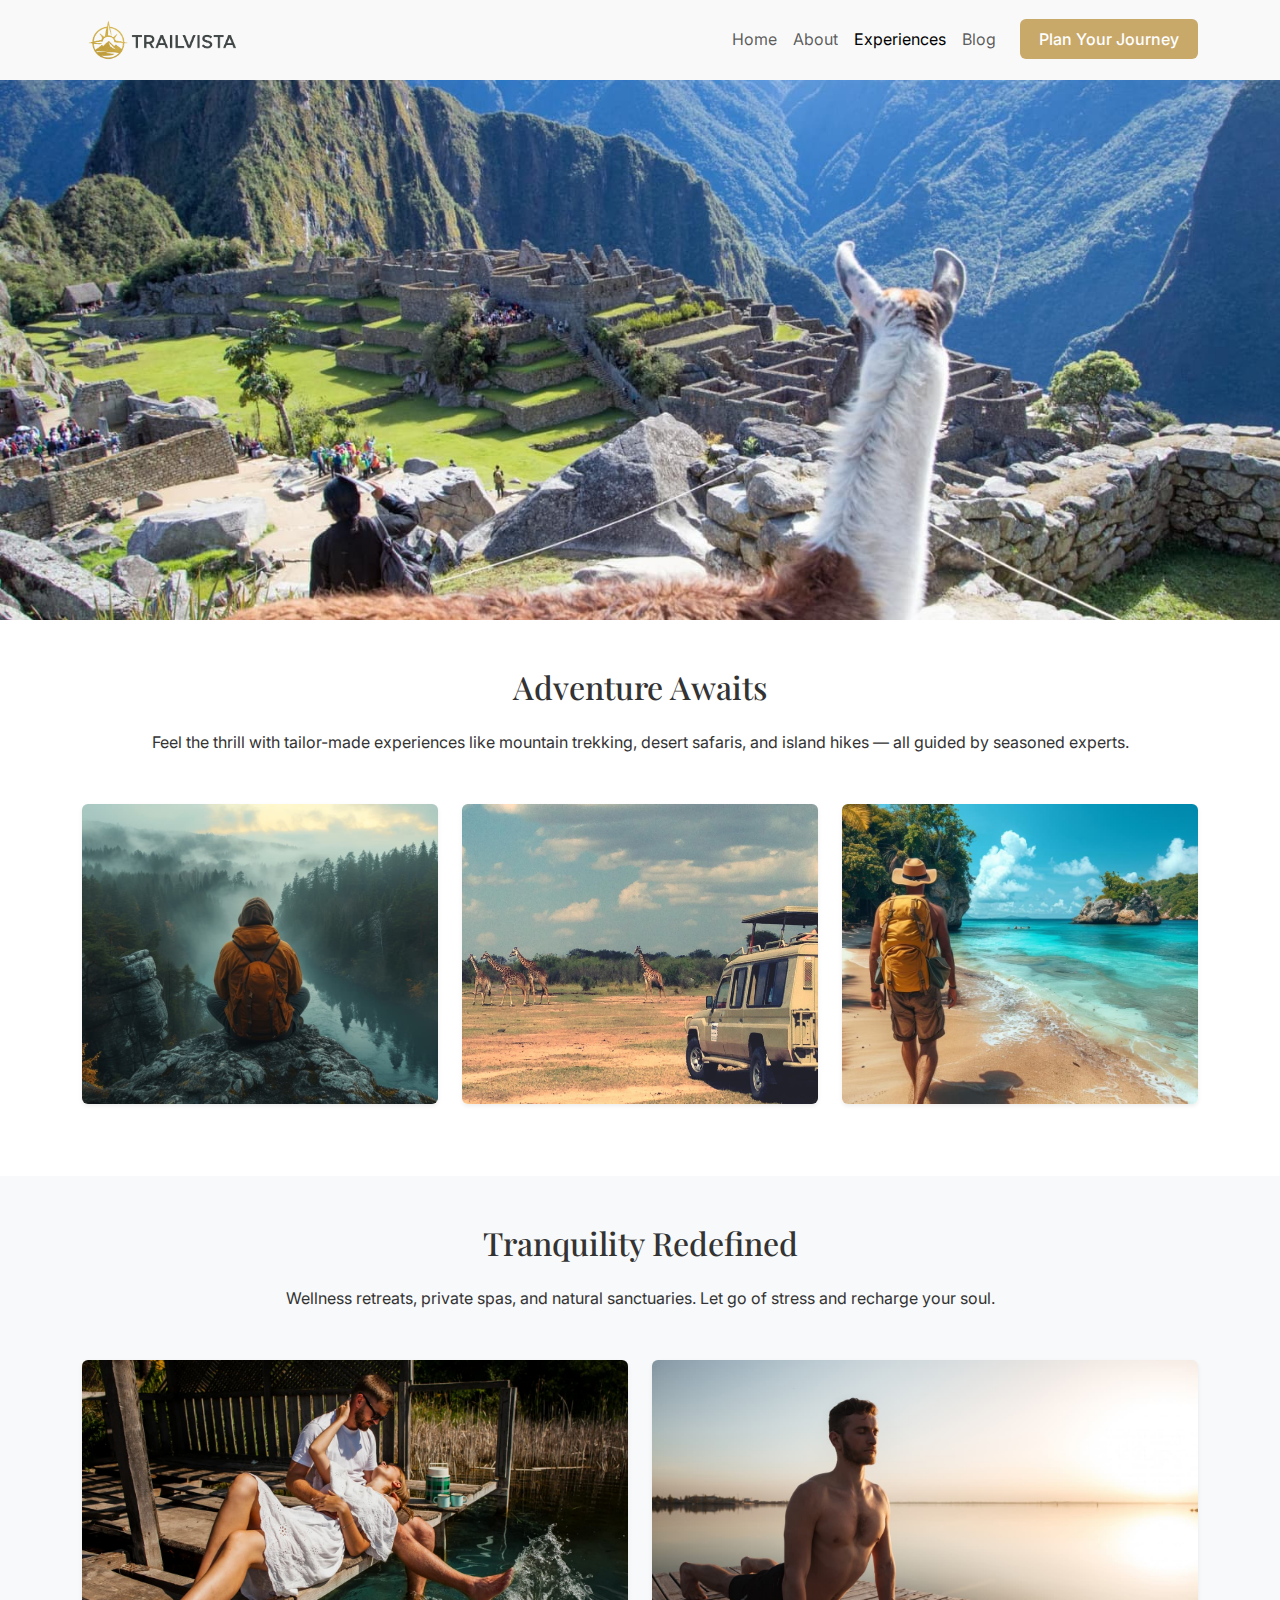
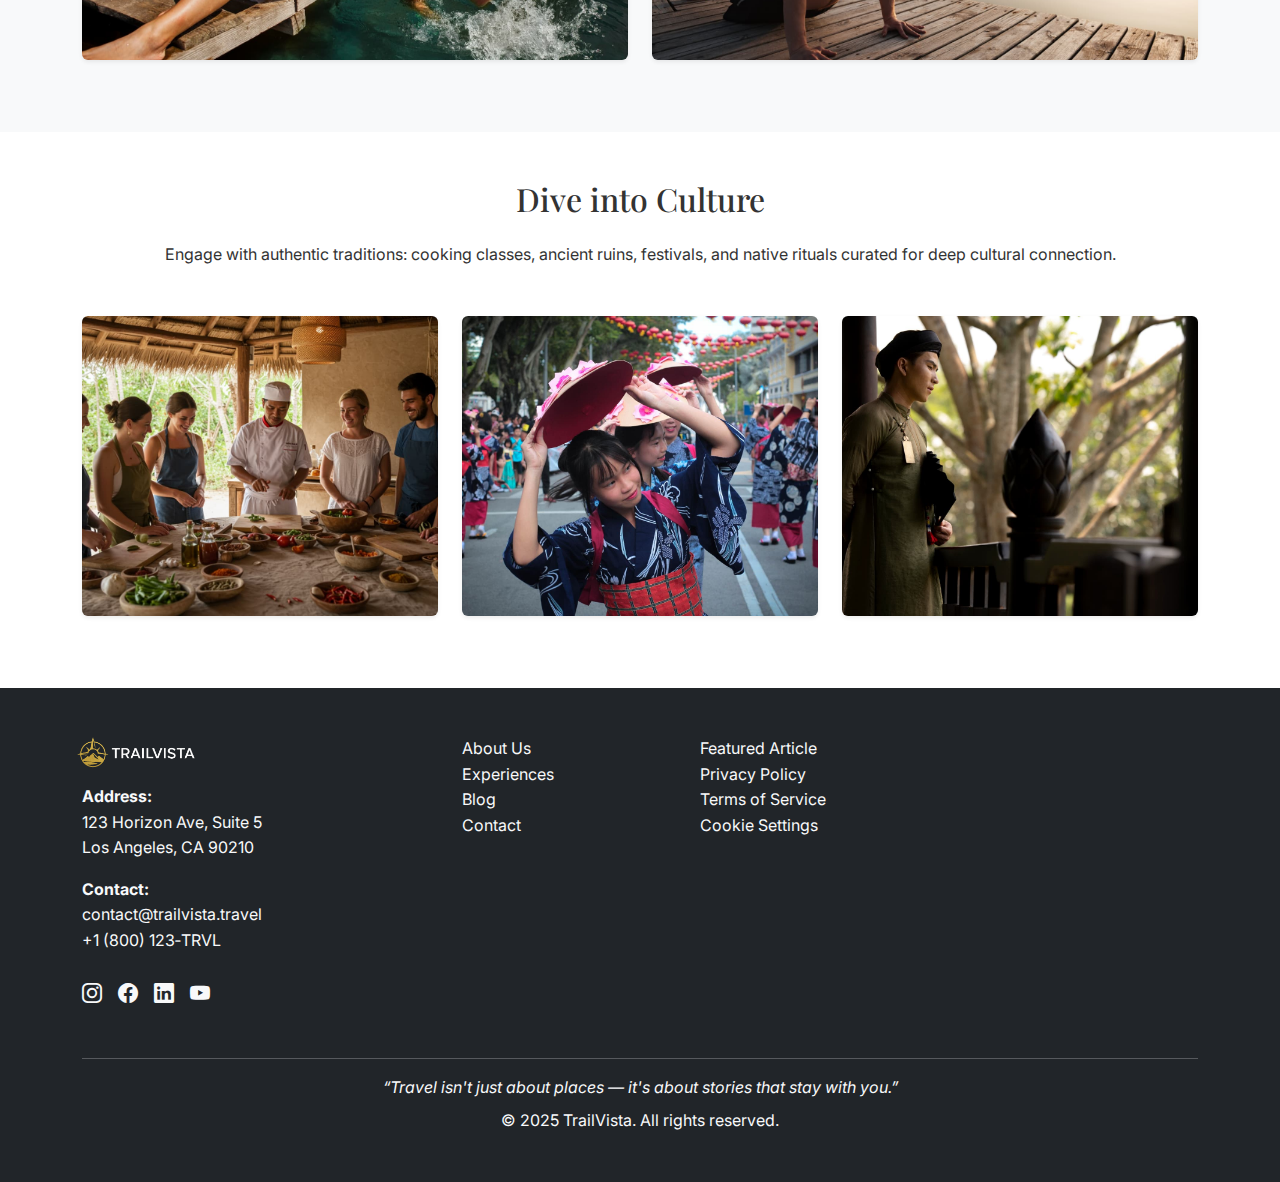
<file: experiences.html>
<!DOCTYPE html>
<html lang="en">
<head>
  <meta charset="UTF-8" />
  <meta name="viewport" content="width=device-width, initial-scale=1.0" />
  <title>Experiences – TrailVista</title>
   <!-- Inclusión del CDN de Bootstrap para estilos rápidos y responsive -->
   <link href="https://cdn.jsdelivr.net/npm/bootstrap@5.3.2/dist/css/bootstrap.min.css" rel="stylesheet" />
   <link href="https://cdn.jsdelivr.net/npm/bootstrap-icons@1.10.5/font/bootstrap-icons.css" rel="stylesheet">
   <!-- Enlace al archivo de estilos personalizado del proyecto -->
   <link rel="stylesheet" href="./css/style.css" />
   <!-- Google Fonts: Inter + Playfair Display -->
 <link href="https://fonts.googleapis.com/css2?family=Inter:wght@400;600&family=Playfair+Display:wght@600&display=swap" rel="stylesheet">
 <!-- Favicon universal -->
<link rel="icon" href="favicon.ico" type="image/x-icon">
<!-- Navegadores modernos -->
<link rel="icon" type="image/png" sizes="32x32" href="favicon-32x32.png">
<link rel="icon" type="image/png" sizes="16x16" href="favicon-16x16.png">
</head>
<body>

<!-- NAVBAR -->

<nav class="navbar navbar-expand-lg bg-body-light" data-bs-theme="light">
  <div class="container d-flex align-items-center justify-content-between">
    <a class="navbar-brand" href="index.html">
      <img src="./assets/logo-dark.png" alt="TrailVista Logo" class="logo">
    </a>
    <button class="navbar-toggler" type="button" data-bs-toggle="collapse" data-bs-target="#mainNav">
      <span class="navbar-toggler-icon"></span>
    </button>
    <div class="collapse navbar-collapse justify-content-end" id="mainNav">
      <ul class="navbar-nav">
        <li class="nav-item"><a class="nav-link" href="index.html">Home</a></li>
        <li class="nav-item"><a class="nav-link" href="about.html">About</a></li>
        <li class="nav-item"><a class="nav-link active" href="experiences.html">Experiences</a></li>
        <li class="nav-item"><a class="nav-link" href="blog.html">Blog</a></li>
        <li class="nav-item">
          <a class="btn btn-gold ms-3" href="contact.html">Plan Your Journey</a>
        </li>
      </ul>
    </div>
  </div>
</nav>


<!-- HERO -->
<section class="hero-section position-relative" style="background: url('./assets/experiences/hero-experiences-banner.jpg') center/cover no-repeat; min-height: 60vh;">
  <div class="container text-white d-flex align-items-center justify-content-center" style="height: 100%;">
    <div class="hero-fade text-center">
      <h1 class="display-4 fw-bold">Explore Unforgettable Experiences</h1>
      <p class="lead">Tailor-made adventures, cultural journeys, and moments of pure serenity.</p>
    </div>
  </div>
</section>

<!-- ADVENTURE -->
<section class="py-5 bg-white">
  <div class="container">
    <h2 class="text-center mb-4">Adventure Awaits</h2>
    <p class="text-center mb-5">Feel the thrill with tailor-made experiences like mountain trekking, desert safaris, and island hikes — all guided by seasoned experts.</p>
    <div class="row">
      <div class="col-md-4 mb-4">
        <img src="./assets/experiences/adventure-mountain.jpg" alt="Mountain trekking with a hiker standing at sunrise, overlooking a misty forest trail" class="img-fluid rounded shadow-sm experience-img">
      </div>
      <div class="col-md-4 mb-4">
        <img src="./assets/experiences/adventure-safari.jpg" alt="4x4 jeep on a desert safari, with giraffes in the background under a sunny sky" class="img-fluid rounded shadow-sm experience-img">
      </div>
      <div class="col-md-4 mb-4">
        <img src="./assets/experiences/adventure-island.jpg" alt="Traveler hiking on a tropical island trail with ocean views and lush cliffs" class="img-fluid rounded shadow-sm experience-img">
      </div>
    </div>
  </div>
</section>

<!-- RELAXATION -->
<section class="py-5 bg-light">
  <div class="container">
    <h2 class="text-center mb-4">Tranquility Redefined</h2>
    <p class="text-center mb-5">Wellness retreats, private spas, and natural sanctuaries. Let go of stress and recharge your soul.</p>
    <div class="row">
      <div class="col-md-6 mb-4">
        <img src="./assets/experiences/relaxation-spa.jpg" alt="Couple relaxing in a private outdoor spa surrounded by greenery" class="img-fluid rounded shadow-sm experience-img">
      </div>
      <div class="col-md-6 mb-4">
        <img src="./assets/experiences/relaxation-yoga-dock.jpg" alt="Man practicing yoga at sunrise on a wooden dock over calm water, peaceful and mindful luxury moment" class="img-fluid rounded shadow-sm experience-img">
      </div>
    </div>
  </div>
</section>

<!-- CULTURE -->
<section class="py-5 bg-white">
  <div class="container">
    <h2 class="text-center mb-4">Dive into Culture</h2>
    <p class="text-center mb-5">Engage with authentic traditions: cooking classes, ancient ruins, festivals, and native rituals curated for deep cultural connection.</p>
    <div class="row">
      <div class="col-md-4 mb-4">
        <img src="./assets/experiences/culture-cooking.jpg" alt="Local chef teaching a traditional cooking class with fresh ingredients and smiling guests" class="img-fluid rounded shadow-sm experience-img">
      </div>
      <div class="col-md-4 mb-4">
        <img src="./assets/experiences/culture-festival.jpg" alt="Dancers in colorful outfits performing at a traditional cultural festival" class="img-fluid rounded shadow-sm experience-img">
      </div>
      <div class="col-md-4 mb-4">
        <img src="./assets/experiences/culture-rituals.jpg" alt="Man wearing traditional Vietnamese attire standing calmly in a wooden temple, surrounded by nature" class="img-fluid rounded shadow-sm experience-img">
      </div>
    </div>
  </div>
</section>


<!-- Footer  -->
<footer class="bg-dark text-light pt-5 pb-5">
  <div class="container">
    <div class="row">

      <!-- Columna izquierda: logo, dirección, contacto -->
      <div class="col-md-4 mb-4">
        <div class="d-flex flex-column align-items-start gap-3">
          <img src="./assets/logo-light.png" alt="TrailVista Logo White" class="footer-logo">
          <p class="mb-0"><strong>Address:</strong><br>123 Horizon Ave, Suite 5<br>Los Angeles, CA 90210</p>
          <p class="mb-0"><strong>Contact:</strong><br>
            <a href="mailto:contact@trailvista.travel" class="text-light text-decoration-none">contact@trailvista.travel</a><br>
            <a href="tel:+18001238785" class="text-light text-decoration-none">+1 (800) 123‑TRVL</a>
          </p>
          <div class="d-flex gap-3 mt-2">
            <a href="https://www.instagram.com" target="_blank" class="text-light fs-5"><i class="bi bi-instagram"></i></a>
            <a href="https://www.facebook.com" target="_blank" class="text-light fs-5"><i class="bi bi-facebook"></i></a>
            <a href="https://www.linkedin.com" target="_blank" class="text-light fs-5"><i class="bi bi-linkedin"></i></a>
            <a href="https://www.youtube.com" target="_blank" class="text-light fs-5"><i class="bi bi-youtube"></i></a>
          </div>
        </div>
      </div>

      <!-- Columna central: enlaces internos -->
      <div class="col-md-5 mb-4">
        <div class="row">
          <div class="col-6">
            <ul class="list-unstyled">
              <li><a href="about.html" class="text-light text-decoration-none">About Us</a></li>
              <li><a href="experiences.html" class="text-light text-decoration-none">Experiences</a></li>
              <li><a href="blog.html" class="text-light text-decoration-none">Blog</a></li>
              <li><a href="contact.html" class="text-light text-decoration-none">Contact</a></li>
            </ul>
          </div>
          <div class="col-6">
            <ul class="list-unstyled">
              <li><a href="blog-post.html" class="text-light text-decoration-none">Featured Article</a></li>
              <li><a href="construction.html" class="text-light text-decoration-none">Privacy Policy</a></li>
              <li><a href="construction.html" class="text-light text-decoration-none">Terms of Service</a></li>
              <li><a href="construction.html" class="text-light text-decoration-none">Cookie Settings</a></li>
            </ul>
          </div>
        </div>
      </div>

      <!-- Columna derecha (opcional vacía o futura expansión) -->
      <div class="col-md-3 mb-4"></div>
    </div>
    <hr class="border-light mt-4">
    <p class="text-center text-light fst-italic mb-2">“Travel isn't just about places — it's about stories that stay with you.”</p>
    <p class="text-center text-light mb-0">&copy; 2025 TrailVista. All rights reserved.</p>
  </div>
</footer>

<script src="https://cdn.jsdelivr.net/npm/bootstrap@5.3.2/dist/js/bootstrap.bundle.min.js"></script>
</body>
</html>
</file>
<file: css/style.css>
/* Reset general */
* {
  margin: 0;
  padding: 0;
  box-sizing: border-box;
}

body {
  font-family: Arial, sans-serif;
  line-height: 1.6;
  color: #333;
  background-color: #f9f9f9;
}
:root {
  --font-body: 'Inter', sans-serif;
  --font-heading: 'Playfair Display', serif;

  --color-text: #333;
  --color-bg: #f9f9f9;

  --color-primary: #C8A96A;   /* Dorado */
  --color-accent: #2C3E50;    /* Azul profundo */
  --color-light: #ffffff;
  --color-dark: #111111;
 }

/* Aplicación de fuentes y colores  */
body {
  font-family: var(--font-body);
  line-height: 1.6;
  color: var(--color-text);
  background-color: var(--color-bg);
}

h1, h2, h3, .display-4 {
  font-family: var(--font-heading);
}

.text-gold {
  color: var(--color-primary);
}


/* NAVBAR LOGO (negro) */
.logo {
  height: 40px;
  width: auto;
  display: block;
}

.navbar-brand {
  padding: 0;
  height: 64px;
  display: flex;
  align-items: center;
}

/* FOOTER LOGO (blanco) */
.footer-logo {
  height: 32px;
  width: auto;
  display: block;
  margin-left: -10px; 
}
/* Animación de entrada del texto del hero */
.hero-fade {
  opacity: 0;
  transform: translateY(40px);
  animation: fadeUp 1.5s ease-out forwards;
  animation-delay: 0.3s;
}

@keyframes fadeUp {
  to {
    opacity: 1;
    transform: translateY(0);
  }
}
/* Efecto hover en tarjetas */
.hover-card {
  transition: all 0.3s ease-in-out;
}
.hover-card:hover {
  transform: translateY(-5px);
  box-shadow: 0 10px 20px rgba(0, 0, 0, 0.1);
}

/* iconos */
.icon-style {
  font-size: 30px;
  margin-bottom: 12px;
}

/* Top Experiences */
.card-img-top {
  height: 250px;
  object-fit: cover;
  width: 100%;
}

/* Carrusel Bootstrap */
#inspirationCarousel .carousel-item img {
  height: 550px;
  object-fit: cover;
}


/* Responsive: móvil */
@media (max-width: 576px) {
  #inspirationCarousel .carousel-item img {
    height: 280px;
  }

  .hero-section .container {
    min-height: 50vh !important;
  }

  /* Puedes ajustar si quieres un tamaño más pequeño en móvil */
  .footer-logo {
    height: 28px;
  }
}
.btn-primary {
  background-color: var(--color-primary);
  color: var(--color-light);
  border: none;
}

.btn-primary:hover {
  background-color: #b68e4f; /* más oscuro para hover */
}
.btn-gold {
  background-color: var(--color-primary);
  color: var(--color-light);
  border: none;
  padding: 0.5rem 1.2rem;
  font-weight: 500;
  transition: background-color 0.3s ease;
  min-width: 120px; /* esto lo hice para que lindo botón no se mueva */
  text-align: center;
}


.btn-gold:hover {
  background-color: #b68e4f;
  color: var(--color-light);
}

/* about */
.team-img {
  width: 180px;
  height: 180px;
  object-fit: cover;
  border-radius: 50%;
  box-shadow: 0 4px 10px rgba(0, 0, 0, 0.1);
}
/* ==== Imágenes unificadas en secciones de Experiences ==== */
/* Se aplica altura fija y object-fit para mantener consistencia visual */
/* La altura se adapta según el dispositivo con media queries */

.experience-img {
  height: 300px;
  object-fit: cover;
  width: 100%;
  border-radius: 0.5rem;
  box-shadow: 0 4px 10px rgba(0, 0, 0, 0.08);
}

/* Tablet (≤768px) */
@media (max-width: 768px) {
  .experience-img {
    height: 220px;
  }
}

/* Móvil (≤576px) */
@media (max-width: 576px) {
  .experience-img {
    height: 180px;
  }
}

/* El usuario no cambie el tamaño del texarea */
textarea {
  resize: none;
}
</file>
